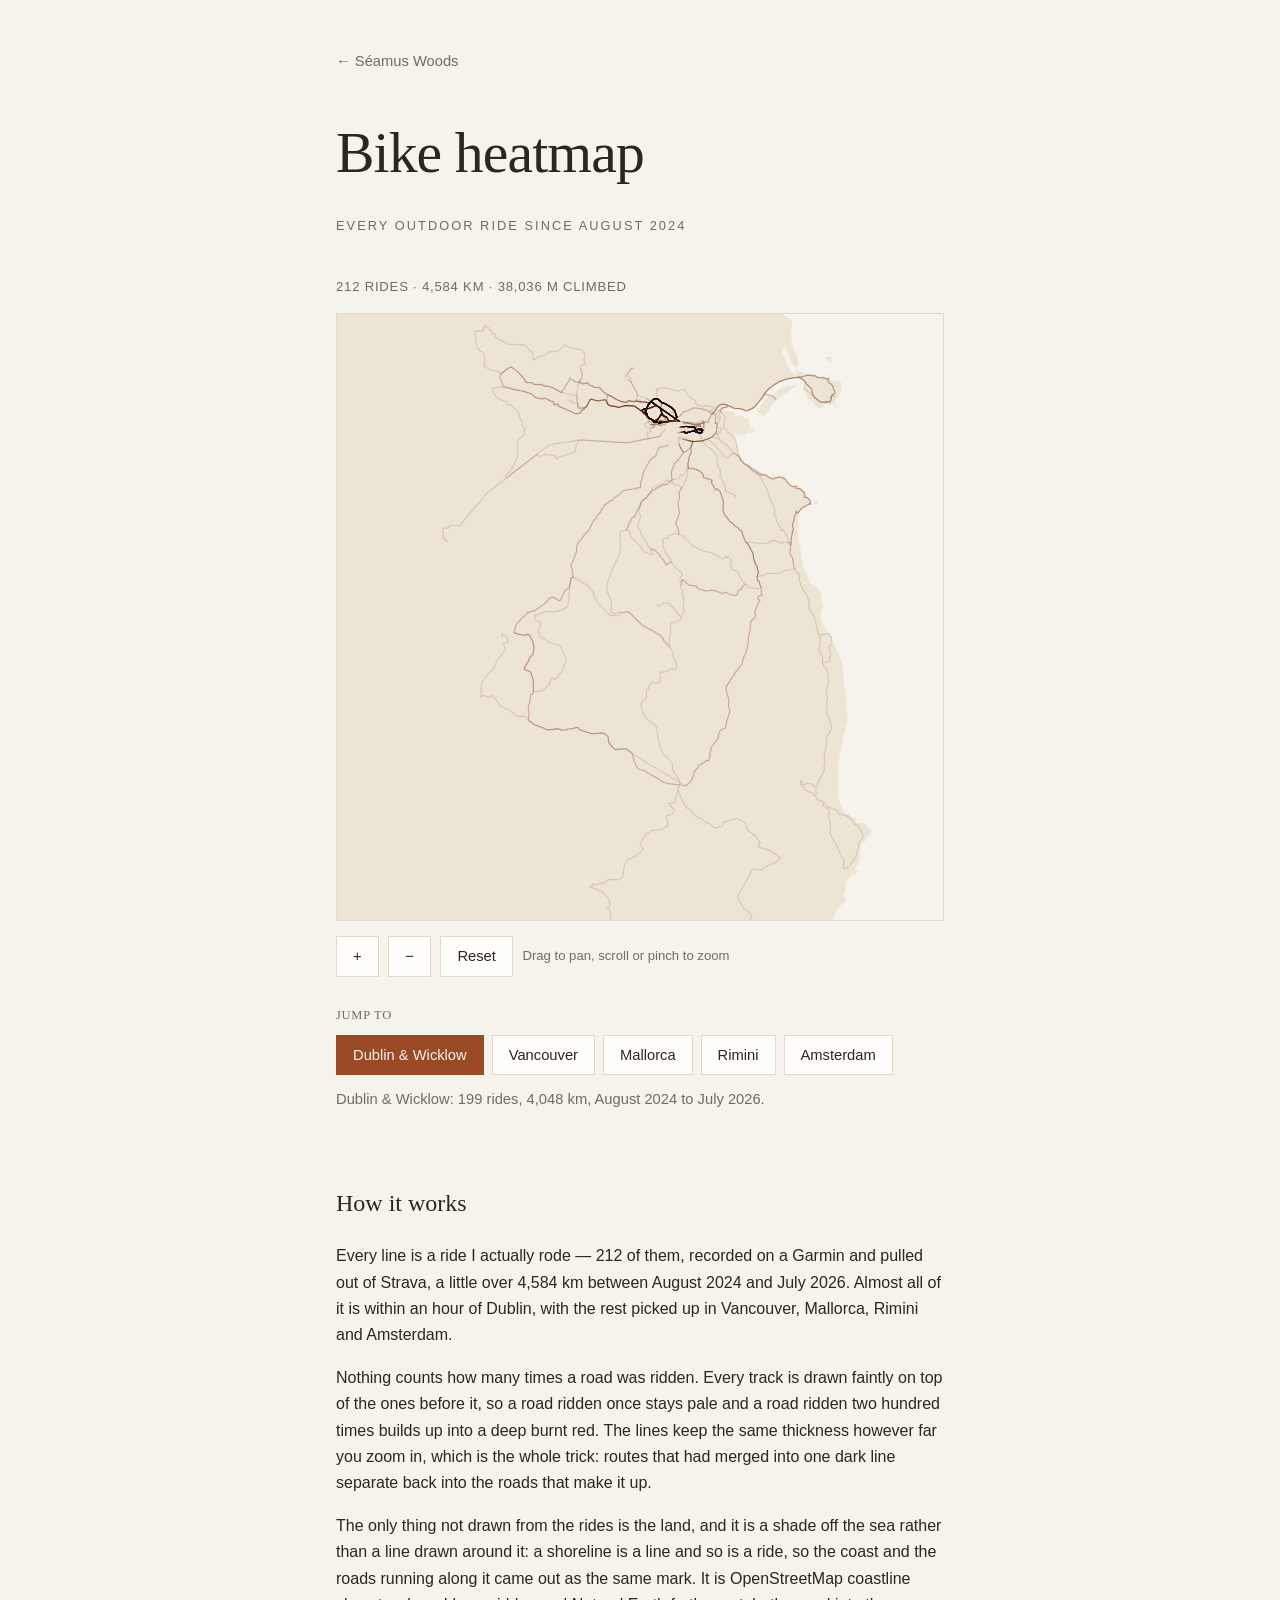
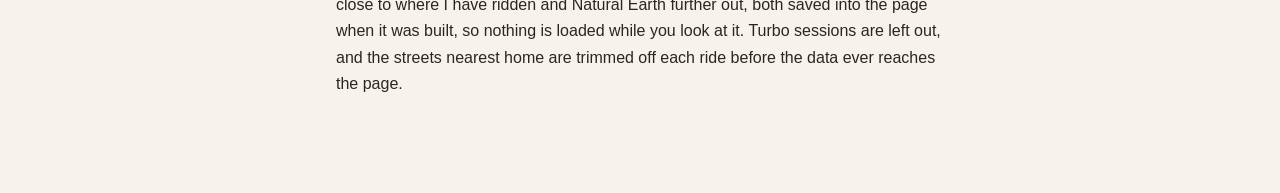
<file: rides/index.html>
<!DOCTYPE html>
<html lang="en">
<head>
  <meta charset="utf-8">
  <meta name="viewport" content="width=device-width, initial-scale=1">
  <title>Bike heatmap &mdash; Séamus Woods</title>
  <meta name="description" content="Every outdoor bike ride since August 2024, drawn as a heatmap from Strava GPS tracks.">
  <link rel="canonical" href="https://seamusw.oods.dev/rides/">
  <!-- Social preview; see the home page for why. Per-page title and URL, so a
       link to the heatmap unfurls as the heatmap rather than as the site. -->
  <meta property="og:type" content="website">
  <meta property="og:site_name" content="Séamus Woods">
  <meta property="og:title" content="Bike heatmap &mdash; Séamus Woods">
  <meta property="og:description" content="Every outdoor bike ride since August 2024, drawn as a heatmap from Strava GPS tracks.">
  <meta property="og:url" content="https://seamusw.oods.dev/rides/">
  <meta property="og:image" content="https://seamusw.oods.dev/apple-touch-icon.png">
  <meta property="og:image:width" content="180">
  <meta property="og:image:height" content="180">
  <meta property="og:image:alt" content="Site icon: a trail of dots stepping across paper, with the walker in rust.">
  <meta name="twitter:card" content="summary">
  <link rel="stylesheet" href="../style.css">
  <link rel="icon" href="../favicon.svg" type="image/svg+xml">
  <link rel="icon" href="../favicon-32.png" sizes="32x32" type="image/png">
  <link rel="apple-touch-icon" href="../apple-touch-icon.png">
</head>
<body class="sketch-page">
  <header class="hero">
    <a class="back" href="../">&larr; Séamus Woods</a>
    <h1>Bike heatmap</h1>
    <p class="title">Every outdoor ride since August 2024</p>
  </header>

  <main>
    <p id="map-status" class="map-status">Loading rides&hellip;</p>

    <div class="heat-stage">
      <!-- Drawn by ride-map.js. The list below carries the same figures in
           text, so the page still says something with the canvas unread. -->
      <canvas
        id="ride-map"
        tabindex="0"
        role="img"
        aria-label="Heatmap of bike routes. The darker a line, the more times that road was ridden. Figures for each area are listed below the map."></canvas>
    </div>

    <div class="map-controls">
      <button type="button" id="zoom-in" aria-label="Zoom in">+</button>
      <button type="button" id="zoom-out" aria-label="Zoom out">&minus;</button>
      <button type="button" id="zoom-reset">Reset</button>
      <span class="map-hint">Drag to pan, scroll or pinch to zoom</span>
    </div>

    <!-- Buttons are appended by ride-map.js from the same data the map draws,
         so a region can never appear here that the map cannot show. -->
    <div class="region-picker">
      <h2 class="region-heading">Jump to</h2>
      <div id="regions" class="regions"></div>
      <p id="region-note" class="sketch-note" role="status" aria-live="polite"></p>
    </div>

    <section>
      <h2>How it works</h2>
      <!-- The figures carry their real values in the markup so the paragraph
           still reads correctly with JS off; ride-map.js overwrites them from
           the same data the map draws, so a rebuild cannot leave them stale. -->
      <p>
        Every line is a ride I actually rode &mdash;
        <span data-ride-stat="rides">212</span> of them, recorded on a Garmin
        and pulled out of Strava, a little over
        <span data-ride-stat="km">4,584</span>&nbsp;km between August 2024 and
        July 2026. Almost all of it is within an hour of Dublin, with the rest
        picked up in Vancouver, Mallorca, Rimini and Amsterdam.
      </p>
      <p>
        Nothing counts how many times a road was ridden. Every track is drawn
        faintly on top of the ones before it, so a road ridden once stays pale
        and a road ridden two hundred times builds up into a deep burnt red. The
        lines keep the same thickness however far you zoom in, which is the
        whole trick: routes that had merged into one dark line separate back
        into the roads that make it up.
      </p>
      <p>
        The only thing not drawn from the rides is the land, and it is a shade
        off the sea rather than a line drawn around it: a shoreline is a line
        and so is a ride, so the coast and the roads running along it came out
        as the same mark. It is OpenStreetMap coastline close to where I have
        ridden and Natural Earth further out, both saved into the page when it
        was built, so nothing is loaded while you look at it. Turbo sessions are
        left out, and the streets nearest home are trimmed off each ride before
        the data ever reaches the page.
      </p>
    </section>
  </main>

  <script src="../assets/rides.js"></script>
  <script src="../assets/land.js"></script>
  <script src="../assets/ride-map.js"></script>

  <script
    data-goatcounter="https://swoods.goatcounter.com/count"
    data-goatcounter-settings='{"no_onload": true}'
    async
    src="https://gc.zgo.at/count.js"></script>
  <script src="../assets/analytics.js"></script>
</body>
</html>
</file>
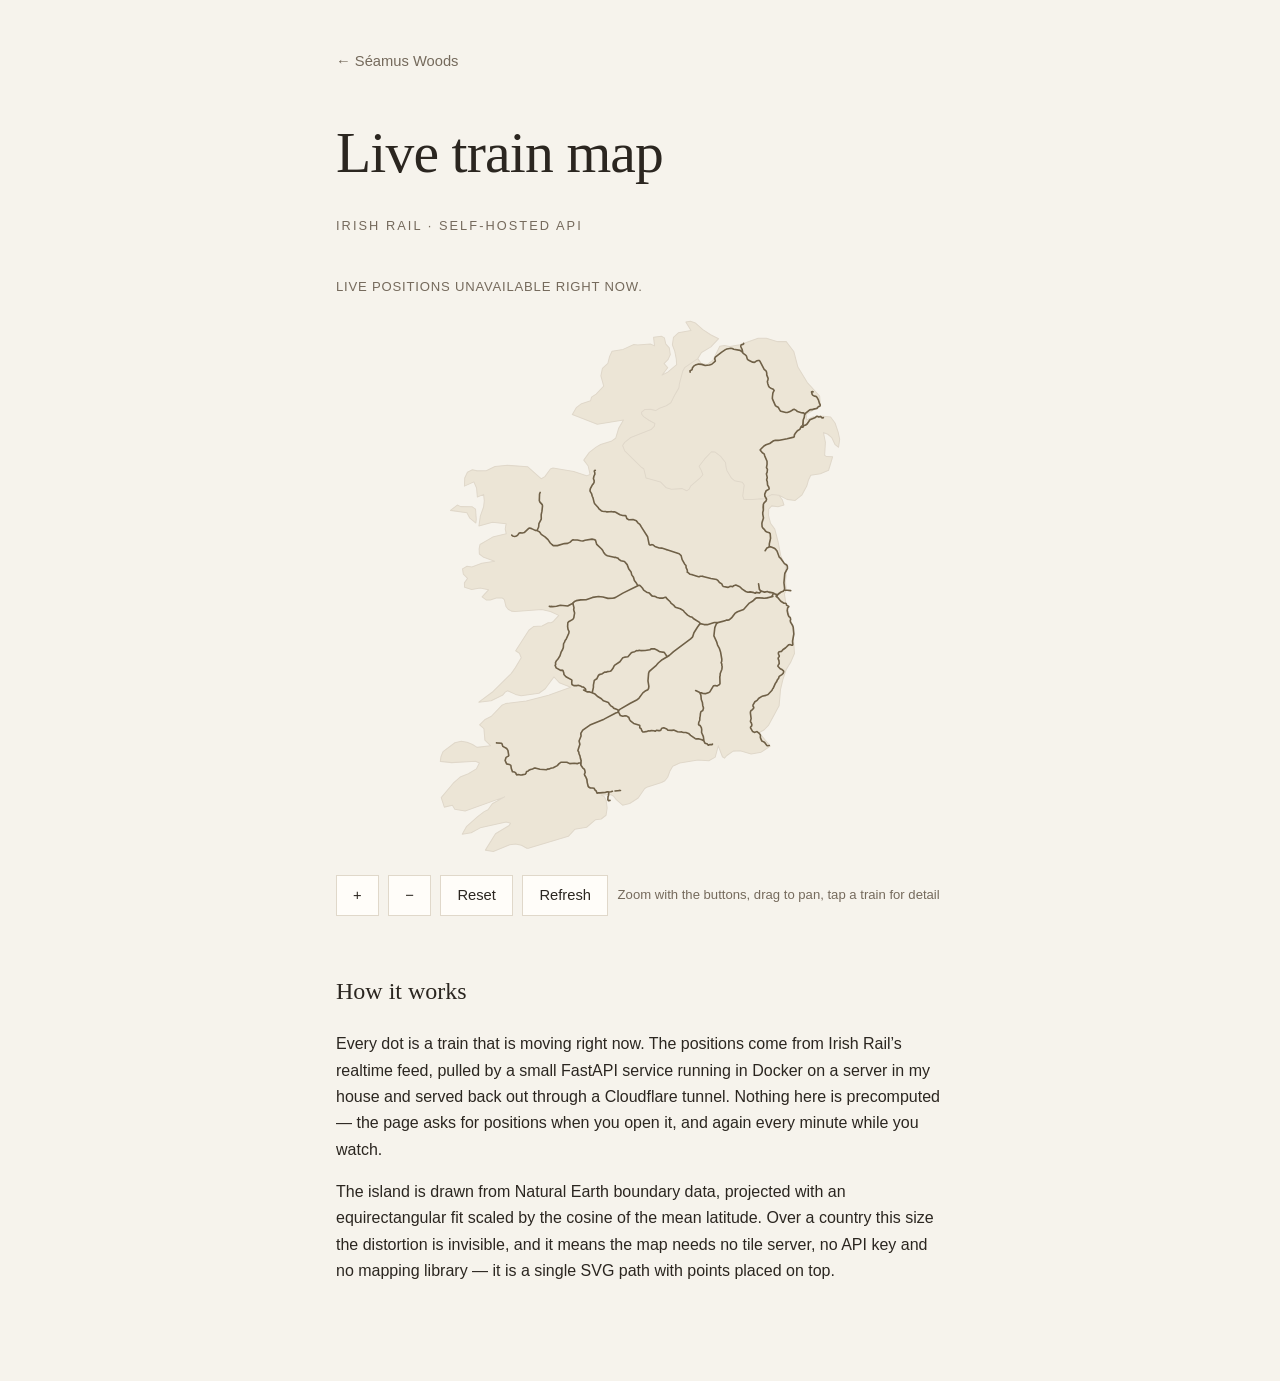
<file: trains/index.html>
<!DOCTYPE html>
<html lang="en">
<head>
  <meta charset="utf-8">
  <meta name="viewport" content="width=device-width, initial-scale=1">
  <title>Live train map &mdash; Séamus Woods</title>
  <meta name="description" content="Live positions of Irish Rail trains, served from a self-hosted API.">
  <link rel="canonical" href="https://seamusw.oods.dev/trains/">
  <!-- Social preview; see the home page for why. Per-page title and URL, so a
       link to the map unfurls as the map rather than as the site. -->
  <meta property="og:type" content="website">
  <meta property="og:site_name" content="Séamus Woods">
  <meta property="og:title" content="Live train map &mdash; Séamus Woods">
  <meta property="og:description" content="Live positions of Irish Rail trains, served from a self-hosted API.">
  <meta property="og:url" content="https://seamusw.oods.dev/trains/">
  <meta property="og:image" content="https://seamusw.oods.dev/apple-touch-icon.png">
  <meta property="og:image:width" content="180">
  <meta property="og:image:height" content="180">
  <meta property="og:image:alt" content="Site icon: a trail of dots stepping across paper, with the walker in rust.">
  <meta name="twitter:card" content="summary">
  <link rel="stylesheet" href="../style.css">
  <link rel="icon" href="../favicon.svg" type="image/svg+xml">
  <link rel="icon" href="../favicon-32.png" sizes="32x32" type="image/png">
  <link rel="apple-touch-icon" href="../apple-touch-icon.png">
</head>
<body class="sketch-page">
  <header class="hero">
    <a class="back" href="../">&larr; Séamus Woods</a>
    <h1>Live train map</h1>
    <p class="title">Irish Rail &middot; self-hosted API</p>
  </header>

  <main>
    <p id="map-status" class="map-status">Loading positions&hellip;</p>

    <div class="map-stage">
      <svg
        id="train-map"
        viewBox="0 0 600 789"
        role="group"
        aria-labelledby="map-title"
        xmlns="http://www.w3.org/2000/svg">
        <title id="map-title">Map of Ireland showing current train positions</title>
        <path id="ireland" class="landmass" />
        <path id="railways" class="railways" />
        <g id="train-layer"></g>
      </svg>
    </div>

    <div class="map-controls">
      <button type="button" id="zoom-in" aria-label="Zoom in">+</button>
      <button type="button" id="zoom-out" aria-label="Zoom out">&minus;</button>
      <button type="button" id="zoom-reset">Reset</button>
      <button type="button" id="map-refresh">Refresh</button>
      <!-- Confirms a click did something. Only written to on a manual refresh,
           so the minute timer never announces itself. -->
      <span
        id="map-refresh-status"
        class="refresh-status"
        role="status"
        aria-live="polite"
        hidden></span>
      <span class="map-hint">Zoom with the buttons, drag to pan, tap a train for detail</span>
    </div>

    <!-- Filled in by train-map.js when a train is selected. -->
    <aside id="train-detail" class="train-detail" aria-live="polite" hidden></aside>

    <section>
      <h2>How it works</h2>
      <p>
        Every dot is a train that is moving right now. The positions come from
        Irish Rail&rsquo;s realtime feed, pulled by a small FastAPI service
        running in Docker on a server in my house and served back out through a
        Cloudflare tunnel. Nothing here is precomputed &mdash; the page asks for
        positions when you open it, and again every minute while you watch.
      </p>
      <p>
        The island is drawn from Natural Earth boundary data, projected with an
        equirectangular fit scaled by the cosine of the mean latitude. Over a
        country this size the distortion is invisible, and it means the map
        needs no tile server, no API key and no mapping library &mdash; it is a
        single SVG path with points placed on top.
      </p>
    </section>
  </main>

  <script src="../assets/ireland.js"></script>
  <script src="../assets/railways.js"></script>
  <script src="../assets/train-map.js"></script>

  <script
    data-goatcounter="https://swoods.goatcounter.com/count"
    data-goatcounter-settings='{"no_onload": true}'
    async
    src="https://gc.zgo.at/count.js"></script>
  <script src="../assets/analytics.js"></script>
</body>
</html>
</file>
<file: style.css>
/*
 * Paper theme. Deliberately light in both colour schemes — the warm paper
 * ground is the design, so there is no prefers-color-scheme dark variant.
 */

:root {
  --paper: #f6f3ec;
  --ink: #2b2620;
  --ink-soft: #5f574c;
  /* Clears AA (4.56:1) over the blurred field behind the text column. The
     lighter #8a7f70 originally used here measured 3.39:1, which failed for the
     small caps role line and captions it is applied to. */
  --ink-faint: #756a5c;
  --rule: #e0d8ca;
  --card: #fffdf9;
  --accent: #9a4a24;
  --measure: 38rem;
  --serif: "Iowan Old Style", "Palatino Linotype", Palatino, Georgia, serif;
}

* {
  box-sizing: border-box;
}

body {
  margin: 0;
  padding: 0 1.5rem 5rem;
  background: var(--paper);
  color: var(--ink);
  font-family: -apple-system, BlinkMacSystemFont, "Segoe UI", Helvetica, Arial, sans-serif;
  line-height: 1.65;
}

/* The walk runs behind everything, fading out under the centre column so text
   never sits on top of the dot field. */
/* The walk stays visible across the whole page — the walker spends most of its
   time near the middle, so masking the centre out would hide the sketch. The
   centre is dimmed only slightly; legibility comes mainly from the blur veil
   below. */
#walk-bg {
  position: fixed;
  inset: 0;
  z-index: 0;
  pointer-events: none;
  opacity: 0.9;
  -webkit-mask-image: linear-gradient(to right, #000 0%, rgba(0, 0, 0, 0.62) 30%, rgba(0, 0, 0, 0.62) 70%, #000 100%);
  mask-image: linear-gradient(to right, #000 0%, rgba(0, 0, 0, 0.62) 30%, rgba(0, 0, 0, 0.62) 70%, #000 100%);
}

/* A frosted band down the text column. Blurring the dots softens the hard edges
   that sit next to glyphs, which is what actually costs legibility — the walk
   still reads through it as a soft wash. Feathered at both sides so there is no
   visible panel edge. */
#text-veil {
  position: fixed;
  top: 0;
  bottom: 0;
  left: 50%;
  transform: translateX(-50%);
  /* 38rem text column plus a ~1.75rem feather each side. Wider than this and
     the fade eats into the margin, leaving the dots there half-blurred instead
     of crisp. */
  width: min(43rem, 100%);
  z-index: 1;
  pointer-events: none;
  -webkit-backdrop-filter: blur(7px);
  backdrop-filter: blur(7px);
  -webkit-mask-image: linear-gradient(to right, transparent 0%, #000 4.5%, #000 95.5%, transparent 100%);
  mask-image: linear-gradient(to right, transparent 0%, #000 4.5%, #000 95.5%, transparent 100%);
}

/* Narrow screens have no clear margin, so the field sits under the text
   everywhere. Dim it further and let the veil cover the full width. */
@media (max-width: 56rem) {
  #walk-bg {
    opacity: 0.6;
    -webkit-mask-image: none;
    mask-image: none;
  }

  #text-veil {
    width: 100%;
    -webkit-mask-image: none;
    mask-image: none;
  }
}

@media (prefers-reduced-motion: reduce) {
  #walk-bg {
    opacity: 0.5;
  }
}

body > *:not(#walk-bg):not(#text-veil) {
  position: relative;
  z-index: 2;
  max-width: var(--measure);
  margin-inline: auto;
}

a {
  color: var(--accent);
  text-decoration: none;
  border-bottom: 1px solid rgba(154, 74, 36, 0.3);
}

a:hover,
a:focus-visible {
  border-bottom-color: currentColor;
}

.hero {
  padding: 6rem 0 2.5rem;
}

h1 {
  margin: 0;
  font-family: var(--serif);
  font-size: clamp(2.4rem, 8vw, 3.6rem);
  font-weight: 400;
  letter-spacing: -0.015em;
}

.title {
  margin: 0.9rem 0 0;
  color: var(--ink-faint);
  font-size: 0.8rem;
  letter-spacing: 0.16em;
  text-transform: uppercase;
}

.nav {
  display: flex;
  flex-wrap: wrap;
  gap: 1.5rem;
  margin-top: 2rem;
  padding-top: 1.5rem;
  border-top: 1px solid var(--rule);
  font-size: 0.95rem;
}

.nav a {
  color: var(--ink-soft);
  border-bottom: none;
}

.nav a:hover,
.nav a:focus-visible {
  color: var(--accent);
}

section {
  padding-top: 3.5rem;
}

h2 {
  margin: 0 0 1.25rem;
  font-family: var(--serif);
  font-size: 1.5rem;
  font-weight: 400;
}

h3 {
  margin: 0 0 0.35rem;
  font-size: 1.02rem;
  font-weight: 600;
}

p {
  margin: 0 0 1rem;
}

.section-intro {
  color: var(--ink-faint);
}

/* Names the tools plainly, so the CAD and optimisation terms are findable by
   anyone scanning for them. */
.tools {
  margin-top: -0.5rem;
  color: var(--ink-faint);
  font-size: 0.82rem;
  letter-spacing: 0.06em;
  text-transform: uppercase;
}

.cards {
  list-style: none;
  margin: 0;
  padding: 0;
  display: grid;
  gap: 1.5rem;
}

/* Adoption figures. These are the point of the design section — the numbers
   are the evidence, so they get their own rule-bounded band above the cards. */
.stats {
  list-style: none;
  margin: 0 0 1.75rem;
  padding: 0.9rem 0;
  border-top: 1px solid var(--rule);
  border-bottom: 1px solid var(--rule);
  display: flex;
  flex-wrap: wrap;
  gap: 1.75rem;
  color: var(--ink-faint);
  font-size: 0.85rem;
  letter-spacing: 0.04em;
}

.stats b {
  display: block;
  color: var(--ink);
  font-family: var(--serif);
  font-size: 1.5rem;
  font-weight: 400;
  letter-spacing: normal;
  /* Equal-width digits so the count-up doesn't jitter as values change. */
  font-variant-numeric: tabular-nums;
}

.card {
  padding: 0.2rem 0 0.2rem 1.15rem;
  border-left: 2px solid var(--rule);
}

.card:hover {
  border-left-color: var(--accent);
}

.card h3 a {
  color: var(--ink);
  border-bottom: 1px solid var(--rule);
}

.card h3 a:hover,
.card h3 a:focus-visible {
  color: var(--accent);
  border-bottom-color: currentColor;
}

/* Marks the links that leave the site, so a card title is visibly a link
   rather than looking like a plain heading. */
.card h3 a[href^="http"]::after {
  content: "\2197";
  margin-left: 0.3em;
  color: var(--ink-faint);
  font-size: 0.8em;
  vertical-align: 0.15em;
}

.card h3 a[href^="http"]:hover::after,
.card h3 a[href^="http"]:focus-visible::after {
  color: var(--accent);
}

.card p {
  margin-bottom: 0;
  color: var(--ink-soft);
  font-size: 0.95rem;
}

.card-link {
  margin-top: 0.5rem;
  font-size: 0.92rem;
}

/* Glyph sitting beside a card link. Sized in em so it tracks the link's font
   size, and nudged down slightly to sit on the optical centre of the text. */
.link-icon {
  width: 1em;
  height: 1em;
  margin-right: 0.4em;
  vertical-align: -0.14em;
}

/* Live departure board. Only ever shown when the service responds, so it never
   renders as an empty or broken table. */
#departures {
  margin-top: 1rem;
  overflow-x: auto;
}

.departures {
  width: 100%;
  border-collapse: collapse;
  font-size: 0.88rem;
  font-variant-numeric: tabular-nums;
}

.departures caption {
  margin-bottom: 0.5rem;
  color: var(--ink-faint);
  font-size: 0.78rem;
  letter-spacing: 0.08em;
  text-transform: uppercase;
  text-align: left;
}

/* Signals that the table is a live response rather than an illustration. */
.live-dot {
  display: inline-block;
  width: 0.5rem;
  height: 0.5rem;
  margin-right: 0.5rem;
  vertical-align: 0.02em;
  background: #2f7d4f;
  border-radius: 50%;
  animation: live-pulse 2s ease-in-out infinite;
}

@keyframes live-pulse {
  0%, 100% { opacity: 1; }
  50% { opacity: 0.35; }
}

@media (prefers-reduced-motion: reduce) {
  .live-dot {
    animation: none;
  }
}

.departures th {
  color: var(--ink-faint);
  font-size: 0.78rem;
  font-weight: 400;
  letter-spacing: 0.06em;
  text-transform: uppercase;
  text-align: left;
}

.departures th,
.departures td {
  padding: 0.3rem 0.9rem 0.3rem 0;
  border-bottom: 1px solid var(--rule);
  white-space: nowrap;
}

.departures tr:last-child td {
  border-bottom: none;
}

.departures td.late {
  color: var(--accent);
}

.departures-actions {
  margin: 0.85rem 0 0;
}

.departures-actions button {
  font-size: 0.85rem;
  padding: 0.35rem 0.8rem;
}

/* Reply to a refresh click, shown beside the button it answers. Shared by the
   departure board and the train map. */
.refresh-status {
  color: var(--ink-faint);
  font-size: 0.82rem;
  opacity: 1;
  transition: opacity 0.5s ease;
}

/* The map controls are a flex row with their own gap; only the inline board
   needs the space made by hand. */
.departures-actions .refresh-status {
  margin-left: 0.7rem;
}

.refresh-status.is-error {
  color: var(--accent);
}

.refresh-status.is-fading {
  opacity: 0;
}

/* A second, wordless confirmation that the table below is new. */
#departures.is-refreshed {
  animation: refresh-flash 1.1s ease-out;
}

@keyframes refresh-flash {
  from { background-color: rgba(154, 74, 36, 0.12); }
  to { background-color: transparent; }
}

@media (prefers-reduced-motion: reduce) {
  .refresh-status {
    transition: none;
  }

  #departures.is-refreshed {
    animation: none;
  }
}

/* Visually marks unfinished copy so it can't ship unnoticed. */
.placeholder {
  color: var(--ink-faint);
  font-style: italic;
}

#contact {
  padding-top: 3.5rem;
}

.links {
  list-style: none;
  margin: 0;
  padding: 0;
  display: flex;
  flex-wrap: wrap;
  gap: 1.5rem;
}

/* --- Train map --- */

.map-stage {
  margin: 0 auto;
  max-width: 26rem;
}

/* The island is taller than it is wide, so on a phone a full-width map filled
   the viewport and there was nothing to indicate a page below it. Bounding the
   width bounds the height: 46vh wide is roughly 60vh tall at this aspect. */
@media (max-width: 40rem) {
  .map-stage {
    max-width: 46vh;
  }
}

#train-map {
  display: block;
  width: 100%;
  height: auto;
}

.landmass {
  fill: #ece5d6;
  stroke: var(--rule);
  stroke-width: 1.5;
  stroke-linejoin: round;
}

#train-map {
  /* Starting value only. train-map.js swaps this as the zoom changes, so a
     zoomed-out map leaves scrolling to the page. */
  touch-action: pan-y pinch-zoom;
  cursor: grab;
}

#train-map:active {
  cursor: grabbing;
}

/* Drawn under the trains. non-scaling-stroke keeps the lines hairline-thin at
   every zoom level instead of thickening into ribbons. */
.railways {
  fill: none;
  /* These lines are what makes a train's direction readable, so they are drawn
     to be traced rather than merely sensed. The first attempt at #bcae95/1px
     measured 1.74:1 against the landmass, under the 3:1 guideline for
     meaningful graphical objects. */
  stroke: #6f6047;
  stroke-width: 1.6;
  stroke-linecap: round;
  stroke-linejoin: round;
  vector-effect: non-scaling-stroke;
  pointer-events: none;
}

.train {
  fill: var(--accent);
  fill-opacity: 0.85;
  cursor: pointer;
  /* A transparent stroke widens the hit area without changing how the dot
     looks; pointer-events: all makes the browser count it. Click gravity in
     the script covers the rest. */
  stroke: transparent;
  stroke-width: 10;
  vector-effect: non-scaling-stroke;
  pointer-events: all;
}

.train:hover {
  fill-opacity: 1;
}

/* Sitting at an origin, or already terminated. Still worth showing and still
   clickable, but visibly not one of the trains actually moving. */
.train-idle {
  fill: var(--paper);
  fill-opacity: 1;
  stroke: var(--ink-faint);
  stroke-width: 1.5;
  vector-effect: non-scaling-stroke;
}

.train:focus-visible {
  outline: none;
  stroke: var(--ink);
  stroke-width: 1.5;
  vector-effect: non-scaling-stroke;
}

.train-selected {
  fill: var(--ink);
  fill-opacity: 1;
  stroke: var(--paper);
  stroke-width: 2;
  vector-effect: non-scaling-stroke;
}

.map-controls {
  display: flex;
  align-items: center;
  flex-wrap: wrap;
  gap: 0.6rem;
  margin-top: 0.9rem;
}

.map-controls button {
  min-width: 2.4rem;
}

.map-hint {
  color: var(--ink-faint);
  font-size: 0.82rem;
}

.train-detail {
  margin-top: 1.5rem;
  padding: 1rem 1.15rem;
  background: var(--card);
  border: 1px solid var(--rule);
}

.train-detail h2 {
  margin: 0 0 0.75rem;
  font-size: 1.15rem;
}

.train-detail dl {
  display: grid;
  grid-template-columns: auto 1fr;
  gap: 0.35rem 1.25rem;
  margin: 0;
  font-size: 0.9rem;
}

.train-detail dt {
  color: var(--ink-faint);
  font-size: 0.78rem;
  letter-spacing: 0.06em;
  text-transform: uppercase;
  align-self: baseline;
}

.train-detail dd {
  margin: 0;
  color: var(--ink);
}

.map-status {
  color: var(--ink-faint);
  font-size: 0.82rem;
  letter-spacing: 0.06em;
  text-transform: uppercase;
}

/* --- Sketch pages --- */

.sketch-page .back {
  display: inline-block;
  margin-bottom: 2rem;
  color: var(--ink-faint);
  border-bottom: none;
  font-size: 0.92rem;
}

.sketch-page .back:hover,
.sketch-page .back:focus-visible {
  color: var(--accent);
}

.sketch-page .hero {
  padding-top: 3rem;
}

.sketch-stage {
  position: relative;
  width: 100%;
  aspect-ratio: 3 / 2;
  min-height: 320px;
  background: var(--card);
  border: 1px solid var(--rule);
  overflow: hidden;
}

.sketch-stage canvas {
  display: block;
}

.sketch-controls {
  display: flex;
  flex-wrap: wrap;
  gap: 0.75rem;
  margin-top: 1rem;
}

button {
  padding: 0.45rem 1rem;
  color: var(--ink);
  background: var(--card);
  border: 1px solid var(--rule);
  font: inherit;
  font-size: 0.92rem;
  cursor: pointer;
}

button:hover,
button:focus-visible {
  border-color: var(--accent);
  color: var(--accent);
}

.sketch-note {
  margin-top: 1rem;
  color: var(--ink-faint);
  font-size: 0.92rem;
}

/* --- Minesweeper --- */

/*
 * The theme layer, and the only place in this section that names a colour. The
 * rules below reference nothing but these tokens, so the game can be lifted out
 * of this site by replacing this block and taking the rest verbatim — which is
 * how the standalone version of it works.
 *
 * Everything here maps back to the paper theme at the top of this file. The
 * board is glass: cells are translucent over the walk running behind the page,
 * so an opened square is a hole through to the dots rather than a painted tile.
 */
.ms-page {
  --ms-glass: rgba(255, 253, 249, 0.55);
  --ms-glass-edge: rgba(224, 216, 202, 0.9);
  --ms-grid: rgba(43, 38, 32, 0.13);
  /* Covered cells are an etch on the glass. Below about 0.09 a covered square
     and an opened one stop being tellable apart at a glance. */
  --ms-cover: rgba(43, 38, 32, 0.1);
  --ms-cover-hover: rgba(43, 38, 32, 0.17);
  --ms-cover-press: rgba(43, 38, 32, 0.24);
  --ms-ink: var(--ink);
  --ms-dim: var(--ink-faint);
  --ms-accent: var(--accent);
  --ms-accent-wash: rgba(154, 74, 36, 0.18);
  --ms-danger: #a32f1c;
  --ms-flag: #a32f1c;
  /* Warm enough to belong on paper, dark enough to clear AA over the glass at
     its most crowded — the worst case is the densest part of the walk showing
     through, which composites to about #f6e8de. */
  --ms-n1: #2f4b8f;
  --ms-n2: #226043;
  --ms-n3: #9a4a24;
  --ms-n4: #5b3f86;
  --ms-n5: #77451a;
  --ms-n6: #16606a;
  --ms-n7: #2b2620;
  --ms-n8: #56503f;

  --ms-reveal: 170ms;
  --ms-ease-out: cubic-bezier(0.2, 0, 0, 1);
  /* Delay per ripple ring. The board caps the ring count, so the longest
     possible reveal stays a little over a third of a second. */
  --ms-stagger: 16ms;
}

.ms-sprite {
  position: absolute;
  width: 0;
  height: 0;
  overflow: hidden;
}

.ms-sr {
  position: absolute;
  width: 1px;
  height: 1px;
  margin: -1px;
  padding: 0;
  overflow: hidden;
  clip: rect(0 0 0 0);
  clip-path: inset(50%);
  white-space: nowrap;
}

.ms-toolbar {
  display: flex;
  align-items: center;
  justify-content: space-between;
  flex-wrap: wrap;
  gap: 0.75rem;
}

/* One control, so the three levels read as a set rather than three buttons that
   happen to sit together. */
.ms-segmented {
  display: flex;
}

.ms-segmented button {
  border-radius: 0;
  color: var(--ms-dim);
  background: var(--ms-glass);
}

.ms-segmented button + button {
  border-left: 0;
}

.ms-segmented button[aria-checked="true"] {
  color: var(--paper);
  background: var(--ms-ink);
  border-color: var(--ms-ink);
}

.ms-hud {
  display: flex;
  justify-content: center;
  gap: 0.6rem;
  margin: 1.25rem 0 0.75rem;
}

.ms-stat {
  display: inline-flex;
  align-items: center;
  gap: 0.45rem;
  padding: 0.35rem 0.8rem;
  min-width: 5.4rem;
  justify-content: center;
  background: var(--ms-glass);
  border: 1px solid var(--ms-glass-edge);
  font-size: 0.92rem;
  /* Tabular figures stop the clock nudging the layout every second. */
  font-variant-numeric: tabular-nums;
}

.ms-stat svg {
  width: 0.85rem;
  height: 0.85rem;
  color: var(--ms-dim);
}

.ms-stat.is-negative {
  color: var(--ms-danger);
}

.ms-stat-best {
  color: var(--ms-dim);
}

/* Nothing but a positioned box for the overlay to fill. It used to be a padded,
   bordered panel with the board sitting inside it, which framed the game as a
   sandbox dropped onto the page rather than part of it. The glass moved onto
   the grid itself, below, so the frosted edge is the board's own edge. Width,
   margins and centring are set by minesweeper-board.js. */
.ms-stage {
  position: relative;
}

.ms-scroll {
  overflow-x: auto;
  /* Panning a wide board should not turn into a back-swipe halfway across. */
  overscroll-behavior-x: contain;
}

/* The glass. One frosted pane, and it is exactly the grid: blurring per cell
   would be the same picture at many times the cost.

   Cells carry their own right and bottom rule and the board closes the top and
   left of the frame, so no line in the lattice is ever drawn twice — doubled
   lines are what make a grid look furry at small cell sizes. */
.ms-board {
  display: grid;
  width: -webkit-max-content;
  width: max-content;
  grid-template-columns: repeat(var(--ms-cols, 9), var(--ms-cell, 30px));
  grid-auto-rows: var(--ms-cell, 30px);
  background: var(--ms-glass);
  border-top: 1px solid var(--ms-grid);
  border-left: 1px solid var(--ms-grid);
  -webkit-backdrop-filter: blur(9px) saturate(112%);
  backdrop-filter: blur(9px) saturate(112%);
  touch-action: manipulation;
}

/* Rows exist for role="grid" only; `contents` keeps them out of the layout so
   the cells stay direct grid items. */
.ms-row {
  display: contents;
}

.ms-cell {
  position: relative;
  width: var(--ms-cell, 30px);
  height: var(--ms-cell, 30px);
  padding: 0;
  border: 0;
  border-right: 1px solid var(--ms-grid);
  border-bottom: 1px solid var(--ms-grid);
  background: transparent;
  color: var(--ms-dim);
  font: inherit;
  font-size: calc(var(--ms-cell, 30px) * 0.5);
  font-weight: 600;
  line-height: 1;
  display: grid;
  place-items: center;
  cursor: pointer;
  isolation: isolate;
  -webkit-tap-highlight-color: transparent;
  touch-action: manipulation;
}

/* The cover: an etch on the glass, not a raised tile. Revealing wipes it away
   and leaves the walk showing through. */
.ms-cell::before {
  content: "";
  position: absolute;
  inset: 0;
  z-index: 0;
  background: var(--ms-cover);
  transition: background-color 90ms ease;
}

.ms-cell:not(.is-revealed):hover::before {
  background: var(--ms-cover-hover);
}

.ms-cell:not(.is-revealed):active::before {
  background: var(--ms-cover-press);
}

.ms-cell:hover,
.ms-cell:focus-visible {
  /* The global button rule tints text and border on hover; neither belongs on
     a cell, which says everything it has to say through the cover. */
  color: var(--ms-dim);
  border-color: var(--ms-grid);
}

.ms-cell:focus-visible {
  outline: 2px solid var(--ms-accent);
  /* Inset, so the ring sits inside the lattice rather than straddling it. */
  outline-offset: -2px;
  z-index: 3;
}

.ms-v {
  position: relative;
  z-index: 1;
  display: grid;
  place-items: center;
  width: 72%;
  height: 72%;
}

.ms-v svg {
  width: 100%;
  height: 100%;
}

.ms-cell[data-n="1"] .ms-v { color: var(--ms-n1); }
.ms-cell[data-n="2"] .ms-v { color: var(--ms-n2); }
.ms-cell[data-n="3"] .ms-v { color: var(--ms-n3); }
.ms-cell[data-n="4"] .ms-v { color: var(--ms-n4); }
.ms-cell[data-n="5"] .ms-v { color: var(--ms-n5); }
.ms-cell[data-n="6"] .ms-v { color: var(--ms-n6); }
.ms-cell[data-n="7"] .ms-v { color: var(--ms-n7); }
.ms-cell[data-n="8"] .ms-v { color: var(--ms-n8); }

/* The static end state is on the rule itself, which is what makes all of this
   work with animation switched off: the keyframes only supply the movement in
   between. */
.ms-cell.is-revealed::before {
  opacity: 0;
  animation: ms-clear var(--ms-reveal) var(--ms-ease-out) calc(var(--ms-wave, 0) * var(--ms-stagger)) both;
}

.ms-cell.is-revealed {
  cursor: default;
}

.ms-cell.is-revealed .ms-v {
  animation: ms-value 150ms var(--ms-ease-out) calc(var(--ms-wave, 0) * var(--ms-stagger)) both;
}

.ms-cell.is-revealed[data-n]:not(.is-mine) {
  cursor: pointer;
}

/* Flags sit above the cover, so the cell stays closed underneath. */
.ms-cell.is-flagged .ms-v {
  color: var(--ms-flag);
  animation: ms-flag 130ms var(--ms-ease-out) both;
}

.ms-ghost {
  position: absolute;
  z-index: 2;
  width: 72%;
  height: 72%;
  color: var(--ms-flag);
  pointer-events: none;
  animation: ms-fade-out 120ms ease both;
}

.ms-ghost svg {
  width: 100%;
  height: 100%;
}

/* A flag that turned out to be wrong keeps its flag and is struck through —
   clearer than swapping in a mine, which would read as "there was one here". */
.ms-cell.is-wrong .ms-v {
  color: var(--ms-danger);
  opacity: 0.5;
}

.ms-cell.is-wrong::after {
  content: "";
  position: absolute;
  z-index: 2;
  left: 14%;
  right: 14%;
  height: 1px;
  background: var(--ms-danger);
  transform: rotate(-45deg);
  animation: ms-strike 160ms var(--ms-ease-out) calc(var(--ms-wave, 0) * var(--ms-stagger)) both;
}

.ms-cell.is-mine .ms-v {
  color: var(--ms-ink);
}

.ms-cell.is-boom::before {
  opacity: 1;
  background: var(--ms-danger);
  animation: none;
}

.ms-cell.is-boom .ms-v {
  color: var(--paper);
  animation: ms-value 120ms var(--ms-ease-out) both;
}

/* The shockwave: a square ring, drawn once, from the cell that went off. */
.ms-cell.is-boom::after {
  content: "";
  position: absolute;
  inset: 0;
  z-index: 2;
  border: 1px solid var(--ms-danger);
  pointer-events: none;
  animation: ms-shock 480ms var(--ms-ease-out) both;
}

.ms-cell.is-nudge::before {
  animation: ms-nudge 200ms ease;
}

.ms-board.is-lost {
  animation: ms-jolt 260ms ease;
}

/* The win sweep is a tint running diagonally across the lattice. It rides on
   the cell rather than the cover, because by then most covers have been wiped
   to nothing and would sweep invisibly. */
.ms-board.is-won .ms-cell {
  animation: ms-win 460ms var(--ms-ease-out) calc(var(--ms-wave, 0) * 18ms) both;
}

/* Flag mode makes every click a flag, so say so on the cursor too. */
.ms-flagging .ms-cell:not(.is-revealed) {
  cursor: crosshair;
}

.ms-pan-hint {
  display: none;
  margin: 0.7rem 0 0;
  color: var(--ink-faint);
  font-size: 0.82rem;
}

.ms-panning .ms-pan-hint {
  display: block;
}

.ms-controls {
  display: flex;
  align-items: center;
  flex-wrap: wrap;
  gap: 0.6rem;
  margin-top: 0.9rem;
}

.ms-btn-icon {
  width: 0.85rem;
  height: 0.85rem;
  vertical-align: -0.1em;
  margin-right: 0.3rem;
}

#ms-flag-mode[aria-pressed="true"] {
  color: var(--paper);
  background: var(--ms-accent);
  border-color: var(--ms-accent);
}

.ms-hint {
  color: var(--ink-faint);
  font-size: 0.82rem;
}

.ms-overlay {
  position: absolute;
  inset: 0;
  z-index: 4;
  display: grid;
  place-items: center;
  background: rgba(246, 243, 236, 0.66);
  -webkit-backdrop-filter: blur(4px);
  backdrop-filter: blur(4px);
  animation: ms-fade-in 160ms ease both;
}

.ms-overlay[hidden] {
  /* The rule above sets display, which would otherwise beat the browser's own
     rule for [hidden] and leave the card on screen. */
  display: none;
}

.ms-card {
  width: min(20rem, 86%);
  padding: 1.3rem 1.4rem 1.1rem;
  text-align: center;
  background: var(--card);
  border: 1px solid var(--rule);
  box-shadow: 0 14px 40px -22px rgba(43, 38, 32, 0.6);
  animation: ms-card-in 200ms var(--ms-ease-out) 40ms both;
}

.ms-eyebrow {
  margin: 0 0 0.4rem;
  color: var(--ink-faint);
  font-size: 0.72rem;
  letter-spacing: 0.16em;
  text-transform: uppercase;
}

.ms-card .ms-title {
  margin: 0 0 0.4rem;
  font-family: var(--serif);
  font-size: 1.35rem;
  font-weight: 400;
}

.ms-overlay.is-won .ms-title {
  color: var(--ms-accent);
}

.ms-detail {
  margin: 0 0 1rem;
  color: var(--ink-soft);
  font-size: 0.92rem;
  font-variant-numeric: tabular-nums;
}

.ms-actions {
  display: flex;
  justify-content: center;
  flex-wrap: wrap;
  gap: 0.5rem;
  margin: 0;
}

@keyframes ms-clear {
  /* A hard wipe upward rather than a fade: the cover leaves along a straight
     edge, which is the same geometry as the lattice it sits in. */
  from { opacity: 1; clip-path: inset(0 0 0 0); }
  to { opacity: 0; clip-path: inset(0 0 100% 0); }
}

@keyframes ms-value {
  from { opacity: 0; transform: translateY(2px); }
  to { opacity: 1; transform: none; }
}

@keyframes ms-flag {
  from { opacity: 0; transform: translateY(-3px); }
  to { opacity: 1; transform: none; }
}

@keyframes ms-fade-out {
  from { opacity: 1; }
  to { opacity: 0; }
}

@keyframes ms-strike {
  from { opacity: 0; transform: rotate(-45deg) scaleX(0); }
  to { opacity: 1; transform: rotate(-45deg) scaleX(1); }
}

@keyframes ms-shock {
  from { opacity: 0.9; transform: scale(1); }
  to { opacity: 0; transform: scale(3.4); }
}

@keyframes ms-nudge {
  0%, 100% { background-color: var(--ms-cover); }
  50% { background-color: var(--ms-cover-press); }
}

@keyframes ms-jolt {
  0%, 100% { transform: translateX(0); }
  25% { transform: translateX(-3px); }
  75% { transform: translateX(3px); }
}

@keyframes ms-win {
  0% { background-color: transparent; }
  35% { background-color: var(--ms-accent-wash); }
  100% { background-color: transparent; }
}

@keyframes ms-fade-in {
  from { opacity: 0; }
  to { opacity: 1; }
}

@keyframes ms-card-in {
  from { opacity: 0; transform: translateY(6px); }
  to { opacity: 1; transform: none; }
}

/* Every rule above pairs its animation with a static end state, so switching
   the animations off changes the timing and nothing else. */
@media (prefers-reduced-motion: reduce) {
  .ms-page *,
  .ms-page *::before,
  .ms-page *::after {
    animation-duration: 1ms !important;
    animation-delay: 0ms !important;
    transition-duration: 1ms !important;
  }
}

@media (max-width: 40rem) {
  .ms-toolbar {
    justify-content: center;
  }

  .ms-segmented button {
    padding: 0.45rem 0.7rem;
    font-size: 0.86rem;
  }

  .ms-hint {
    display: none;
  }
}

/* --- Bike heatmap --- */

/* Square rather than landscape. The riding runs 55 km north to south and 40 km
   across, so a 4:3 stage fitted it to the height and left nearly half the width
   empty; a square frame spends that space on the map instead. */
.heat-stage {
  position: relative;
  width: 100%;
  aspect-ratio: 1 / 1;
  max-height: 78vh;
  background: var(--paper);
  border: 1px solid var(--rule);
  overflow: hidden;
}

.heat-stage canvas {
  display: block;
  width: 100%;
  height: 100%;
  /* The map handles horizontal drags; vertical ones stay with the page so a
     phone can still scroll past it. */
  touch-action: pan-y;
  cursor: grab;
}

.heat-stage canvas:active {
  cursor: grabbing;
}

.region-picker {
  margin-top: 1.75rem;
}

.region-heading {
  margin: 0 0 0.6rem;
  color: var(--ink-faint);
  font-size: 0.78rem;
  font-weight: normal;
  letter-spacing: 0.06em;
  text-transform: uppercase;
}

.regions {
  display: flex;
  flex-wrap: wrap;
  gap: 0.5rem;
}

/* The selected region reads as pressed rather than merely hovered, so which
   area the map is showing survives the mouse moving away. */
.regions button[aria-pressed="true"] {
  color: var(--paper);
  background: var(--accent);
  border-color: var(--accent);
}

.region-picker .sketch-note {
  margin-top: 0.75rem;
}
</file>
